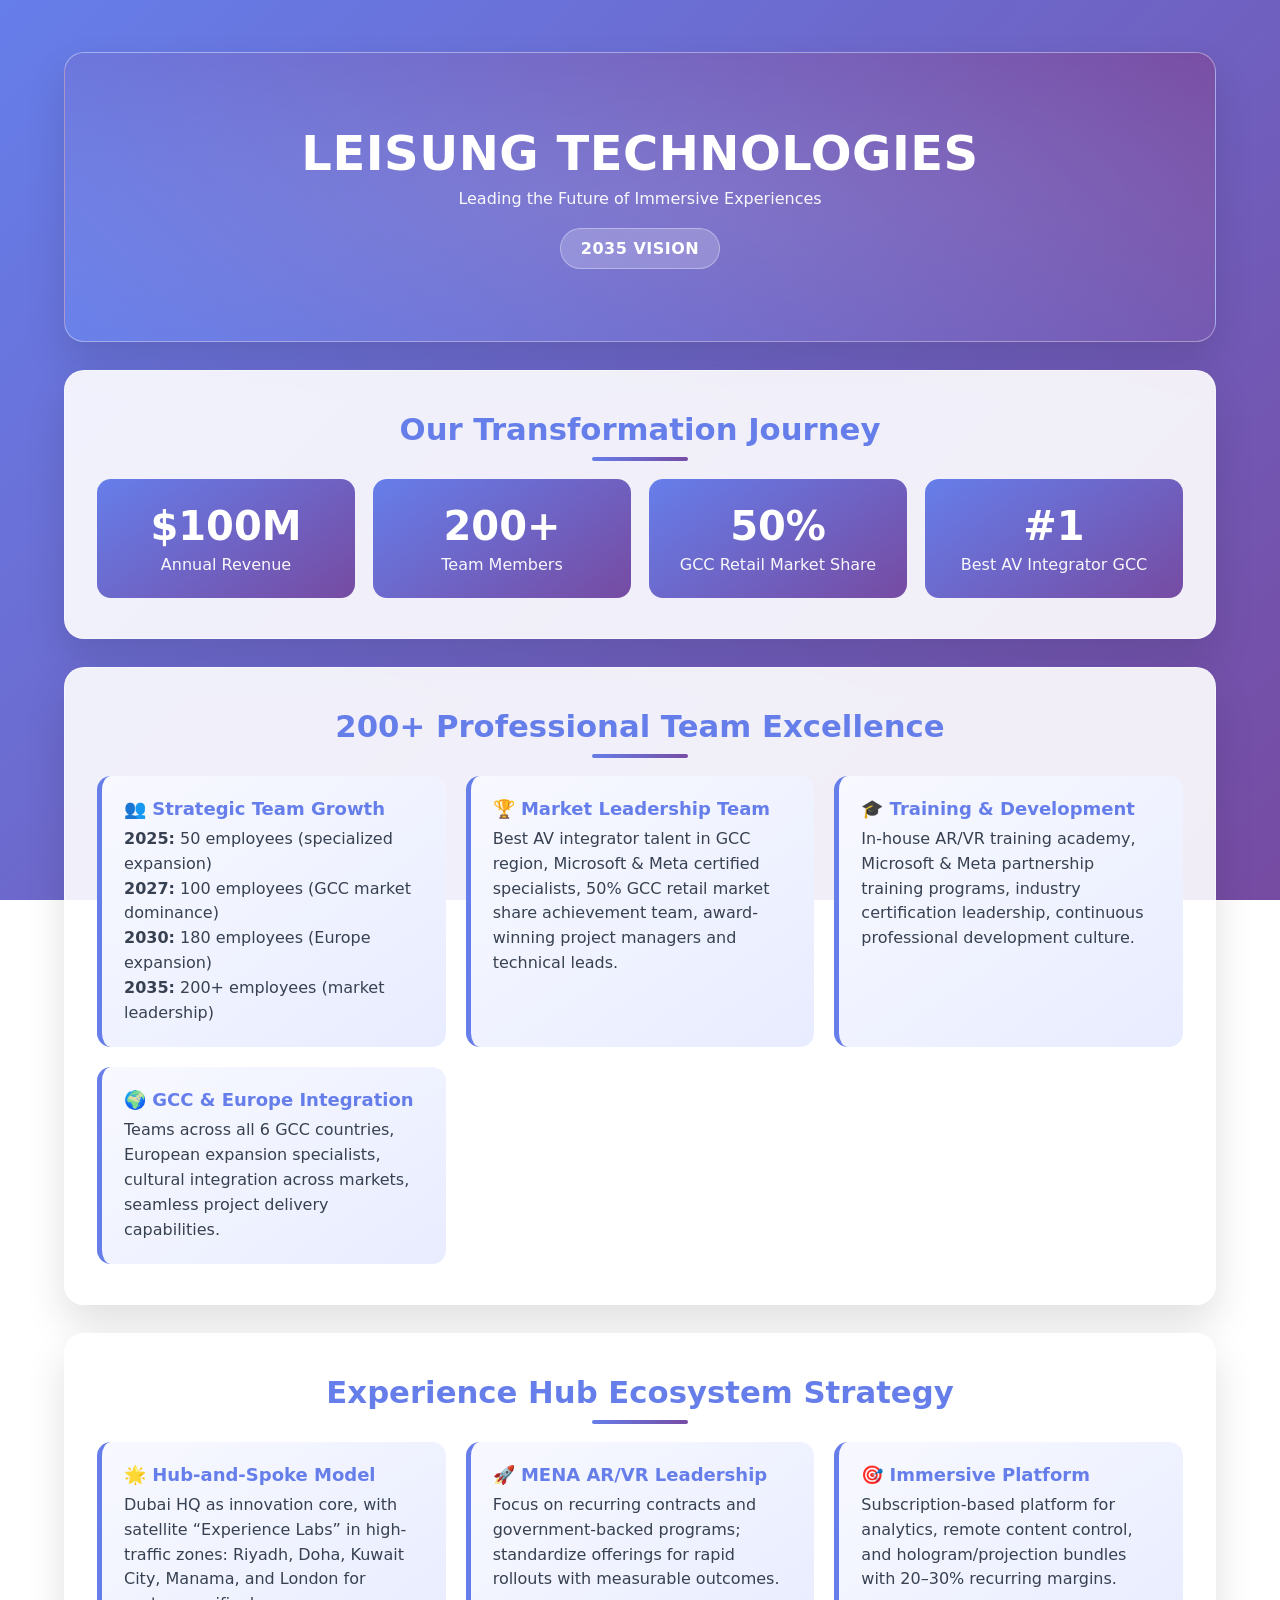
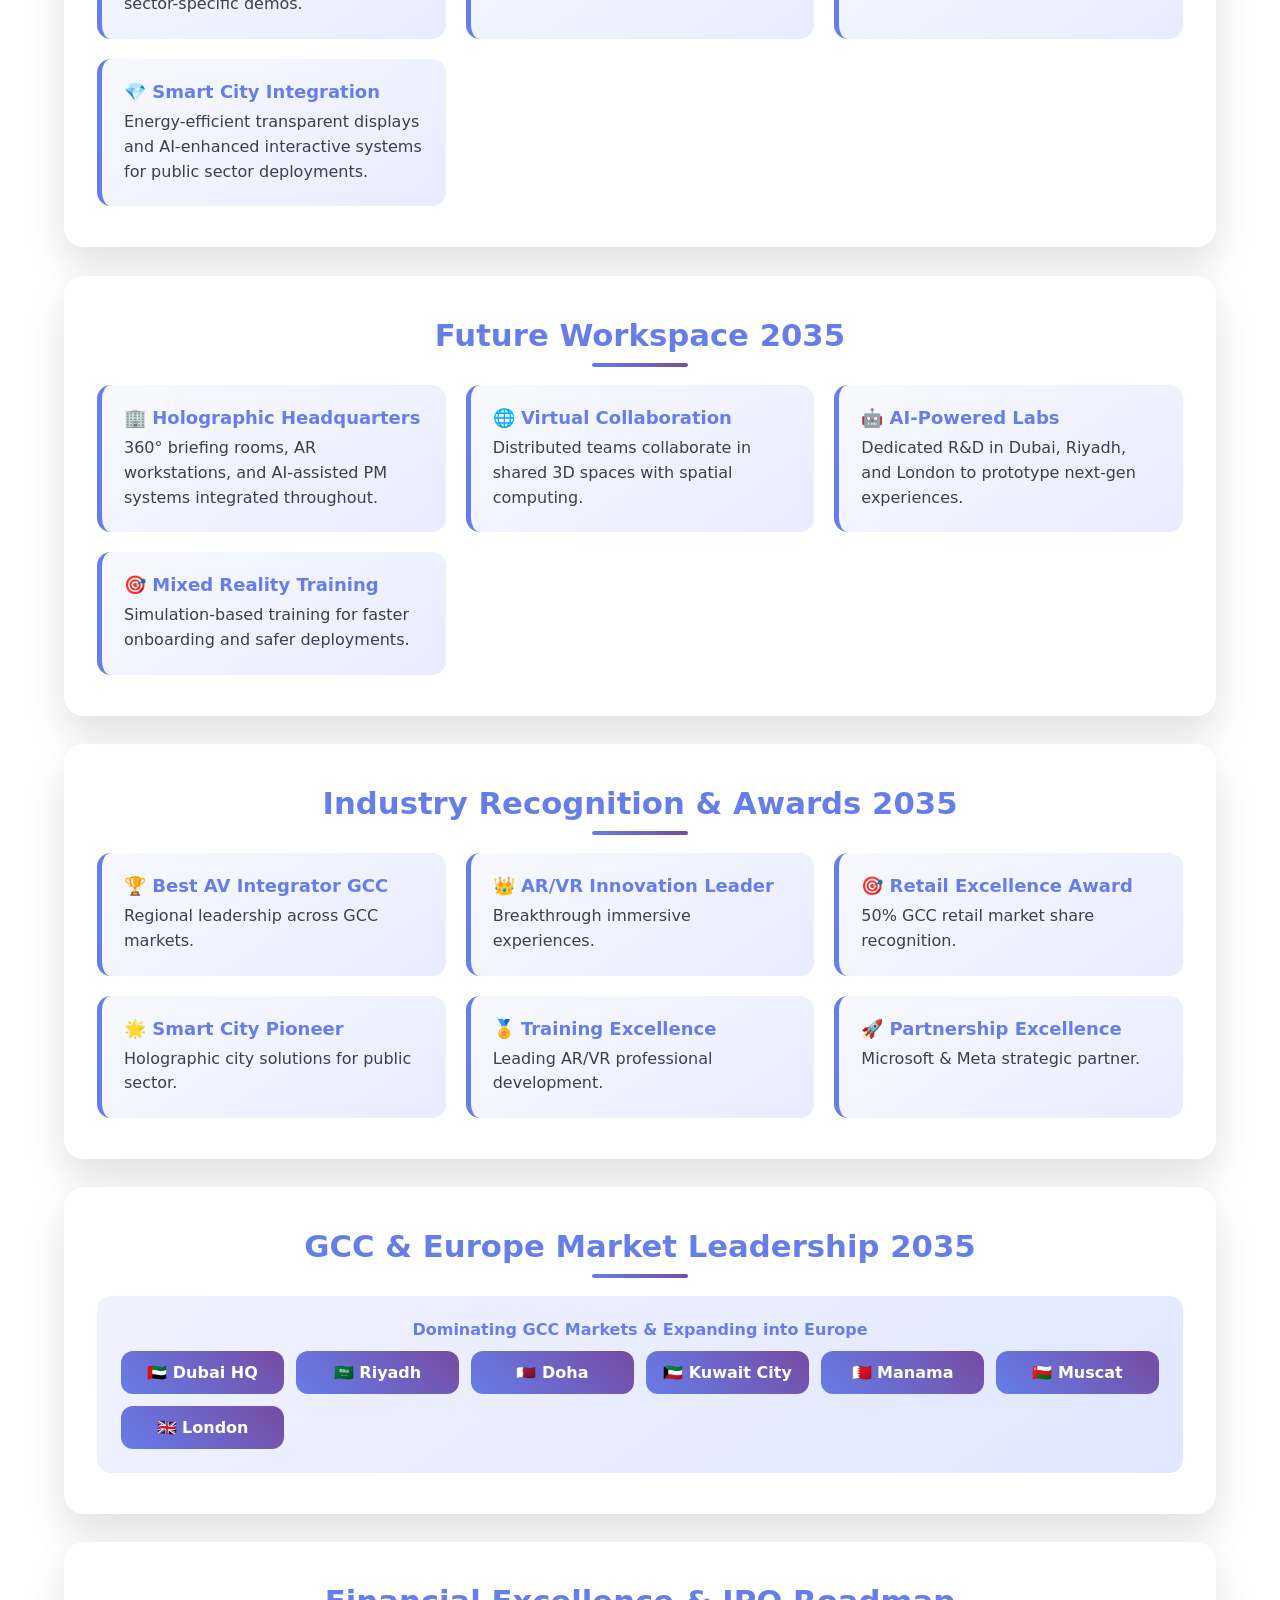
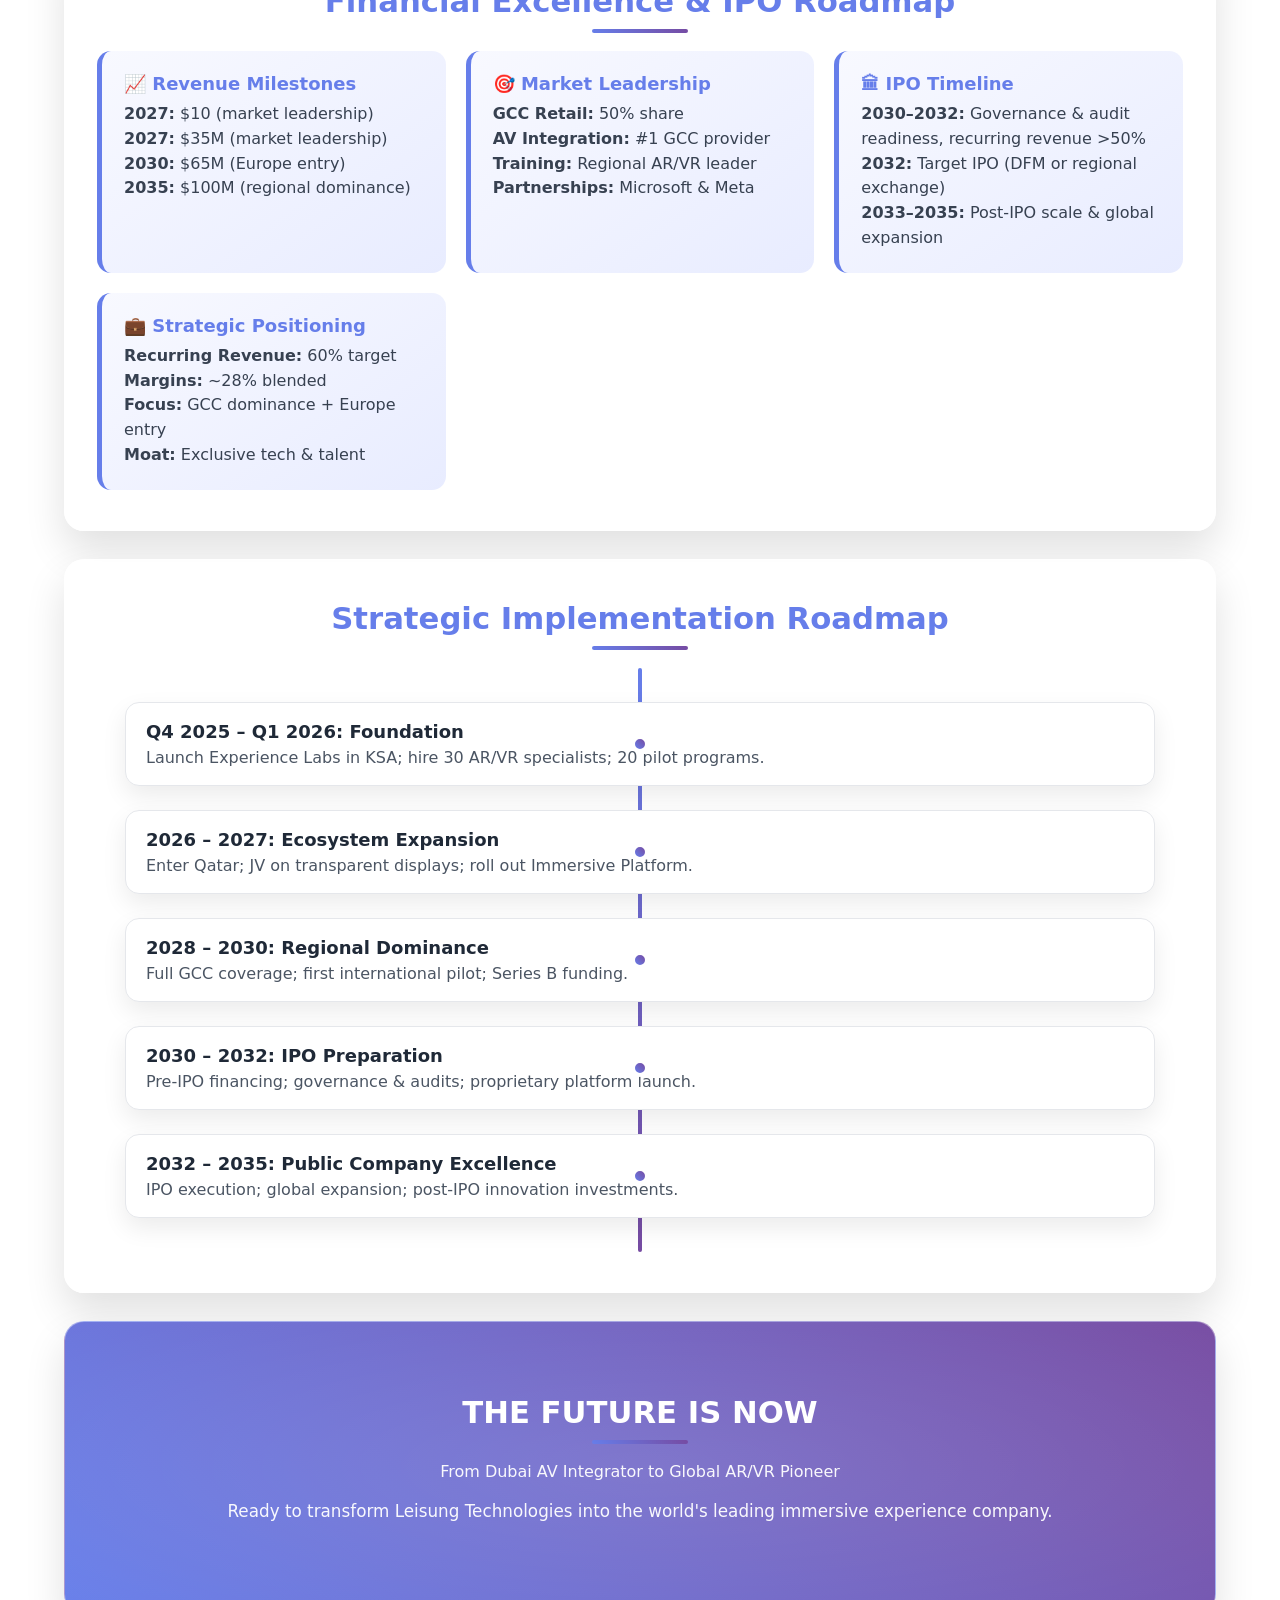
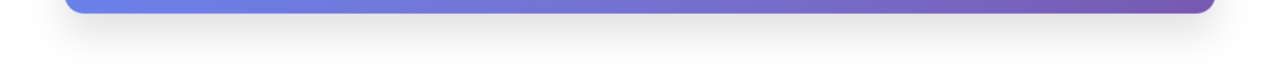
<file: index.html>
<!DOCTYPE html>
<html lang="en">
<head>
  <meta charset="UTF-8" />
  <meta name="viewport" content="width=device-width, initial-scale=1" />
  <title>Leisung Technologies — 2035 Vision</title>
  <meta name="description" content="Leisung Technologies 2035 Vision: Global expansion, immersive innovation, team growth, and IPO roadmap." />
  <style>
    :root{
      --bg1:#667eea;
      --bg2:#764ba2;
      --card-bg:#ffffff;
      --ink:#1f2937;
      --muted:#6b7280;
      --glass:rgba(255,255,255,.9);
      --ring:rgba(102,126,234,.35);
      --shadow:0 20px 40px rgba(0,0,0,.12);
      --radius:20px;
      --brand:#667eea;
    }

    *{box-sizing:border-box}
    html,body{height:100%}
    body{
      margin:0;
      font-family:ui-sans-serif,system-ui,-apple-system,Segoe UI,Roboto,Ubuntu,Cantarell,"Helvetica Neue",Arial,"Noto Sans",sans-serif;
      color:var(--ink);
      background:linear-gradient(135deg,var(--bg1),var(--bg2));
      background-attachment:fixed;
      -webkit-font-smoothing:antialiased;
      -moz-osx-font-smoothing:grayscale;
    }

    .container{
      max-width:1200px;
      margin-inline:auto;
      padding:24px;
    }

    .slide{
      background:var(--glass);
      border-radius:var(--radius);
      padding:40px 32px;
      margin:28px 0;
      box-shadow:var(--shadow);
      border:1px solid rgba(255,255,255,.4);
      transition:transform .3s ease, box-shadow .3s ease;
      will-change:transform;
    }
    .slide:focus-within,
    .slide:hover{ transform:translateY(-4px); box-shadow:0 30px 60px rgba(0,0,0,.16) }

    .hero{
      color:#fff;
      background:linear-gradient(45deg,var(--bg1),var(--bg2));
      position:relative;
      overflow:hidden;
      text-align:center;
      padding:72px 24px;
    }
    .hero::before{
      content:"";
      position:absolute; inset:-50%;
      background:radial-gradient(ellipse at center, rgba(255,255,255,.12), transparent 60%);
      animation:spin 24s linear infinite;
    }
    @keyframes spin{ to{ transform:rotate(360deg) } }

    .hero h1{ font-size:clamp(28px,4vw,48px); margin:0 0 8px; letter-spacing:.5px }
    .hero p{ margin:0 0 20px; opacity:.95 }
    .badge{
      display:inline-block; padding:10px 20px; border-radius:999px;
      background:rgba(255,255,255,.2); border:1px solid rgba(255,255,255,.35);
      font-weight:700; letter-spacing:.5px
    }

    h2.section{ 
      font-size:clamp(22px,2.4vw,32px);
      text-align:center; color:var(--brand); margin:0 0 18px; position:relative
    }
    h2.section::after{ content:""; display:block; width:96px; height:4px; border-radius:4px;
      margin:10px auto 0; background:linear-gradient(45deg,var(--bg1),var(--bg2)) }

    .grid{ display:grid; gap:20px; grid-template-columns:repeat(auto-fit,minmax(260px,1fr)) }
    .card{
      background:linear-gradient(145deg,#f8f9ff,#e8ecff);
      border-left:5px solid var(--brand);
      border-radius:14px; padding:22px; position:relative; overflow:hidden
    }
    .card h3{ margin:0 0 8px; color:var(--brand); font-size:18px }
    .card p{ margin:0; color:#374151; line-height:1.55 }

    .stats{ display:grid; gap:18px; grid-template-columns:repeat(auto-fit,minmax(200px,1fr)); margin-top:10px }
    .stat{
      background:linear-gradient(145deg,var(--bg1),var(--bg2));
      color:#fff; border-radius:14px; padding:24px; text-align:center; position:relative; overflow:hidden
    }
    .stat .num{ font-size:clamp(28px,3.2vw,40px); font-weight:800; margin-bottom:6px }
    .stat .lbl{ opacity:.95 }

    .map{ background:linear-gradient(145deg,#f0f2ff,#e0e7ff); border-radius:14px; padding:24px }
    .chips{ display:grid; grid-template-columns:repeat(auto-fit,minmax(140px,1fr)); gap:12px; margin-top:12px }
    .chip{ background:linear-gradient(45deg,var(--bg1),var(--bg2)); color:#fff; padding:12px 14px; border-radius:12px; text-align:center; font-weight:600 }

    /* Timeline */
    .timeline{ position:relative; padding-block:10px }
    .timeline::before{
      content:""; position:absolute; left:50%; transform:translateX(-50%); top:0; bottom:0;
      width:4px; background:linear-gradient(180deg,var(--bg1),var(--bg2)); border-radius:4px
    }
    .t-item{ display:flex; align-items:center; margin:24px 0; position:relative }
    .t-item:nth-child(odd){ flex-direction:row-reverse }
    .t-dot{
      position:absolute; left:50%; transform:translateX(-50%); width:18px; height:18px;
      background:linear-gradient(45deg,var(--bg1),var(--bg2)); border:4px solid #fff; border-radius:50%; z-index:2
    }
    .t-card{
      flex:1; background:#fff; border:1px solid #e5e7eb; border-radius:14px; padding:18px 20px;
      margin:0 28px; box-shadow:0 10px 24px rgba(0,0,0,.08)
    }
    .t-card h3{ margin:0 0 6px; font-size:18px }
    .t-card p{ margin:0; color:#4b5563 }

    /* Motion on reveal */
    .reveal{ opacity:0; transform:translateY(22px); transition:all .6s ease }
    .reveal.is-visible{ opacity:1; transform:none }

    /* Accessibility helpers */
    a:focus, button:focus, .slide:focus{ outline:2px solid var(--ring); outline-offset:2px }

    @media (max-width:768px){
      .timeline::before{ left:24px; transform:none }
      .t-item{ flex-direction:column !important; align-items:flex-start; padding-left:52px }
      .t-dot{ left:24px; transform:none }
      .t-card{ margin:10px 0 }
    }
  </style>
</head>
<body>
  <main class="container" aria-label="Leisung 2035 Vision Presentation">
    <!-- HERO -->
    <section class="slide hero" aria-labelledby="hero-title">
      <div class="hero-content">
        <h1 id="hero-title">LEISUNG TECHNOLOGIES</h1>
        <p class="subtitle" aria-live="polite">Leading the Future of Immersive Experiences</p>
        <div class="badge" aria-label="Vision Year">2035 VISION</div>
      </div>
    </section>

    <!-- COMPANY EVOLUTION -->
    <section class="slide reveal" aria-labelledby="evolution">
      <h2 id="evolution" class="section">Our Transformation Journey</h2>
      <div class="stats" role="list">
        <div class="stat" role="listitem" aria-label="Annual Revenue">
          <div class="num">$100M</div><div class="lbl">Annual Revenue</div>
        </div>
        <div class="stat" role="listitem" aria-label="Team Members">
          <div class="num">200+</div><div class="lbl">Team Members</div>
        </div>
        <div class="stat" role="listitem" aria-label="GCC Retail Market Share">
          <div class="num">50%</div><div class="lbl">GCC Retail Market Share</div>
        </div>
        <div class="stat" role="listitem" aria-label="Best AV Integrator GCC">
          <div class="num">#1</div><div class="lbl">Best AV Integrator GCC</div>
        </div>
      </div>
    </section>

    <!-- TEAM DYNAMICS (merged and corrected) -->
    <section class="slide reveal" aria-labelledby="team">
      <h2 id="team" class="section">200+ Professional Team Excellence</h2>
      <div class="grid">
        <article class="card" aria-label="Strategic Team Growth">
          <h3>👥 Strategic Team Growth</h3>
          <p><strong>2025:</strong> 50 employees (specialized expansion)<br>
             <strong>2027:</strong> 100 employees (GCC market dominance)<br>
             <strong>2030:</strong> 180 employees (Europe expansion)<br>
             <strong>2035:</strong> 200+ employees (market leadership)
          </p>
        </article>
        <article class="card" aria-label="Market Leadership Team">
          <h3>🏆 Market Leadership Team</h3>
          <p>Best AV integrator talent in GCC region, Microsoft &amp; Meta certified specialists, 50% GCC retail market share achievement team, award-winning project managers and technical leads.</p>
        </article>
        <article class="card" aria-label="Training & Development">
          <h3>🎓 Training &amp; Development</h3>
          <p>In-house AR/VR training academy, Microsoft &amp; Meta partnership training programs, industry certification leadership, continuous professional development culture.</p>
        </article>
        <article class="card" aria-label="GCC & Europe Integration">
          <h3>🌍 GCC &amp; Europe Integration</h3>
          <p>Teams across all 6 GCC countries, European expansion specialists, cultural integration across markets, seamless project delivery capabilities.</p>
        </article>
      </div>
    </section>

    <!-- STRATEGIC FOUNDATION -->
    <section class="slide reveal" aria-labelledby="ecosystem">
      <h2 id="ecosystem" class="section">Experience Hub Ecosystem Strategy</h2>
      <div class="grid">
        <div class="card">
          <h3>🌟 Hub-and-Spoke Model</h3>
          <p>Dubai HQ as innovation core, with satellite “Experience Labs” in high-traffic zones: Riyadh, Doha, Kuwait City, Manama, and London for sector-specific demos.</p>
        </div>
        <div class="card">
          <h3>🚀 MENA AR/VR Leadership</h3>
          <p>Focus on recurring contracts and government-backed programs; standardize offerings for rapid rollouts with measurable outcomes.</p>
        </div>
        <div class="card">
          <h3>🎯 Immersive Platform</h3>
          <p>Subscription-based platform for analytics, remote content control, and hologram/projection bundles with 20–30% recurring margins.</p>
        </div>
        <div class="card">
          <h3>💎 Smart City Integration</h3>
          <p>Energy-efficient transparent displays and AI-enhanced interactive systems for public sector deployments.</p>
        </div>
      </div>
    </section>

    <!-- FUTURE WORKSPACE -->
    <section class="slide reveal" aria-labelledby="workspace">
      <h2 id="workspace" class="section">Future Workspace 2035</h2>
      <div class="grid">
        <div class="card">
          <h3>🏢 Holographic Headquarters</h3>
          <p>360° briefing rooms, AR workstations, and AI-assisted PM systems integrated throughout.</p>
        </div>
        <div class="card">
          <h3>🌐 Virtual Collaboration</h3>
          <p>Distributed teams collaborate in shared 3D spaces with spatial computing.</p>
        </div>
        <div class="card">
          <h3>🤖 AI-Powered Labs</h3>
          <p>Dedicated R&amp;D in Dubai, Riyadh, and London to prototype next‑gen experiences.</p>
        </div>
        <div class="card">
          <h3>🎯 Mixed Reality Training</h3>
          <p>Simulation-based training for faster onboarding and safer deployments.</p>
        </div>
      </div>
    </section>

    <!-- RECOGNITION -->
    <section class="slide reveal" aria-labelledby="awards">
      <h2 id="awards" class="section">Industry Recognition &amp; Awards 2035</h2>
      <div class="grid">
        <div class="card"><h3>🏆 Best AV Integrator GCC</h3><p>Regional leadership across GCC markets.</p></div>
        <div class="card"><h3>👑 AR/VR Innovation Leader</h3><p>Breakthrough immersive experiences.</p></div>
        <div class="card"><h3>🎯 Retail Excellence Award</h3><p>50% GCC retail market share recognition.</p></div>
        <div class="card"><h3>🌟 Smart City Pioneer</h3><p>Holographic city solutions for public sector.</p></div>
        <div class="card"><h3>🏅 Training Excellence</h3><p>Leading AR/VR professional development.</p></div>
        <div class="card"><h3>🚀 Partnership Excellence</h3><p>Microsoft &amp; Meta strategic partner.</p></div>
      </div>
    </section>

    <!-- EXPANSION MAP -->
    <section class="slide reveal" aria-labelledby="map">
      <h2 id="map" class="section">GCC &amp; Europe Market Leadership 2035</h2>
      <div class="map" role="region" aria-label="Key Locations">
        <p style="text-align:center; color:var(--brand); font-weight:700; margin:0 0 12px">Dominating GCC Markets &amp; Expanding into Europe</p>
        <div class="chips">
          <div class="chip" aria-label="Dubai HQ">🇦🇪 Dubai HQ</div>
          <div class="chip">🇸🇦 Riyadh</div>
          <div class="chip">🇶🇦 Doha</div>
          <div class="chip">🇰🇼 Kuwait City</div>
          <div class="chip">🇧🇭 Manama</div>
          <div class="chip">🇴🇲 Muscat</div>
          <div class="chip">🇬🇧 London</div>
        </div>
      </div>
    </section>

    <!-- FINANCIAL & IPO ROADMAP -->
    <section class="slide reveal" aria-labelledby="finance">
      <h2 id="finance" class="section">Financial Excellence &amp; IPO Roadmap</h2>
      <div class="grid">
        <div class="card">
          <h3>📈 Revenue Milestones</h3>
          <p><strong>2027:</strong> $10 (market leadership)<br>
             <strong>2027:</strong> $35M (market leadership)<br>
             <strong>2030:</strong> $65M (Europe entry)<br>
             <strong>2035:</strong> $100M (regional dominance)</p>
        </div>
        <div class="card">
          <h3>🎯 Market Leadership</h3>
          <p><strong>GCC Retail:</strong> 50% share<br>
             <strong>AV Integration:</strong> #1 GCC provider<br>
             <strong>Training:</strong> Regional AR/VR leader<br>
             <strong>Partnerships:</strong> Microsoft &amp; Meta</p>
        </div>
        <div class="card">
          <h3>🏛 IPO Timeline</h3>
          <p><strong>2030–2032:</strong> Governance &amp; audit readiness, recurring revenue &gt;50%<br>
             <strong>2032:</strong> Target IPO (DFM or regional exchange)<br>
             <strong>2033–2035:</strong> Post‑IPO scale &amp; global expansion</p>
        </div>
        <div class="card">
          <h3>💼 Strategic Positioning</h3>
          <p><strong>Recurring Revenue:</strong> 60% target<br>
             <strong>Margins:</strong> ~28% blended<br>
             <strong>Focus:</strong> GCC dominance + Europe entry<br>
             <strong>Moat:</strong> Exclusive tech &amp; talent</p>
        </div>
      </div>
    </section>

    <!-- TIMELINE -->
    <section class="slide reveal" aria-labelledby="roadmap">
      <h2 id="roadmap" class="section">Strategic Implementation Roadmap</h2>
      <div class="timeline" role="list">
        <div class="t-item" role="listitem">
          <div class="t-dot" aria-hidden="true"></div>
          <div class="t-card">
            <h3>Q4 2025 – Q1 2026: Foundation</h3>
            <p>Launch Experience Labs in KSA; hire 30 AR/VR specialists; 20 pilot programs.</p>
          </div>
        </div>
        <div class="t-item" role="listitem">
          <div class="t-dot" aria-hidden="true"></div>
          <div class="t-card">
            <h3>2026 – 2027: Ecosystem Expansion</h3>
            <p>Enter Qatar; JV on transparent displays; roll out Immersive Platform.</p>
          </div>
        </div>
        <div class="t-item" role="listitem">
          <div class="t-dot" aria-hidden="true"></div>
          <div class="t-card">
            <h3>2028 – 2030: Regional Dominance</h3>
            <p>Full GCC coverage; first international pilot; Series B funding.</p>
          </div>
        </div>
        <div class="t-item" role="listitem">
          <div class="t-dot" aria-hidden="true"></div>
          <div class="t-card">
            <h3>2030 – 2032: IPO Preparation</h3>
            <p>Pre‑IPO financing; governance &amp; audits; proprietary platform launch.</p>
          </div>
        </div>
        <div class="t-item" role="listitem">
          <div class="t-dot" aria-hidden="true"></div>
          <div class="t-card">
            <h3>2032 – 2035: Public Company Excellence</h3>
            <p>IPO execution; global expansion; post‑IPO innovation investments.</p>
          </div>
        </div>
      </div>
    </section>

    <!-- CTA -->
    <section class="slide hero" aria-labelledby="cta">
      <div class="hero-content">
        <h2 id="cta" class="section" style="color:#fff">THE FUTURE IS NOW</h2>
        <p class="subtitle">From Dubai AV Integrator to Global AR/VR Pioneer</p>
        <p style="font-size:1.05rem; opacity:.95">Ready to transform Leisung Technologies into the world's leading immersive experience company.</p>
      </div>
    </section>
  </main>

  <script>
    // Intersection Observer to reveal slides smoothly
    const io = new IntersectionObserver((entries)=>{
      for(const e of entries){
        if(e.isIntersecting){ e.target.classList.add('is-visible'); io.unobserve(e.target); }
      }
    }, {threshold:.12});
    document.querySelectorAll('.reveal').forEach(el=>io.observe(el));

    // Minor click affordance on cards
    document.querySelectorAll('.card').forEach(c=>{
      c.addEventListener('click',()=>{
        c.style.transform='scale(1.02)';
        setTimeout(()=>{ c.style.transform=''; },180);
      });
    });
  </script>
</body>
</html>
</file>
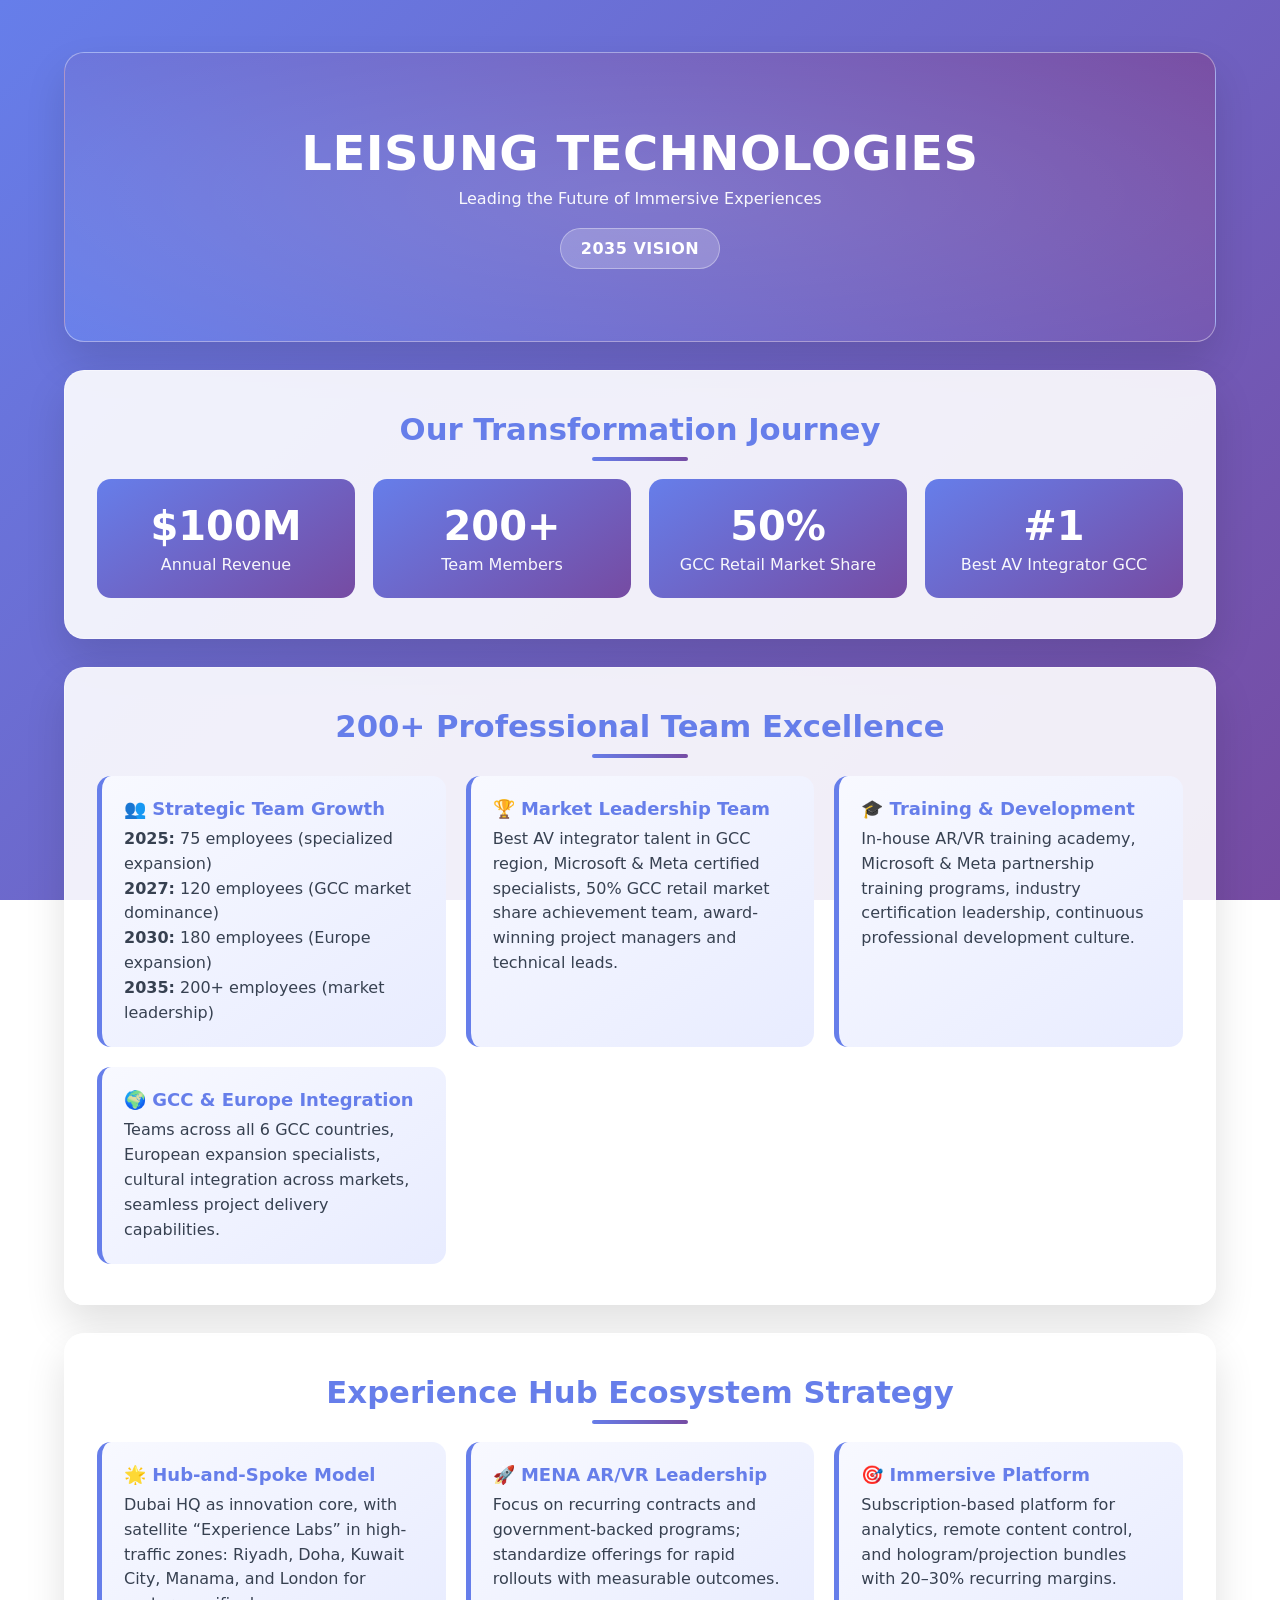
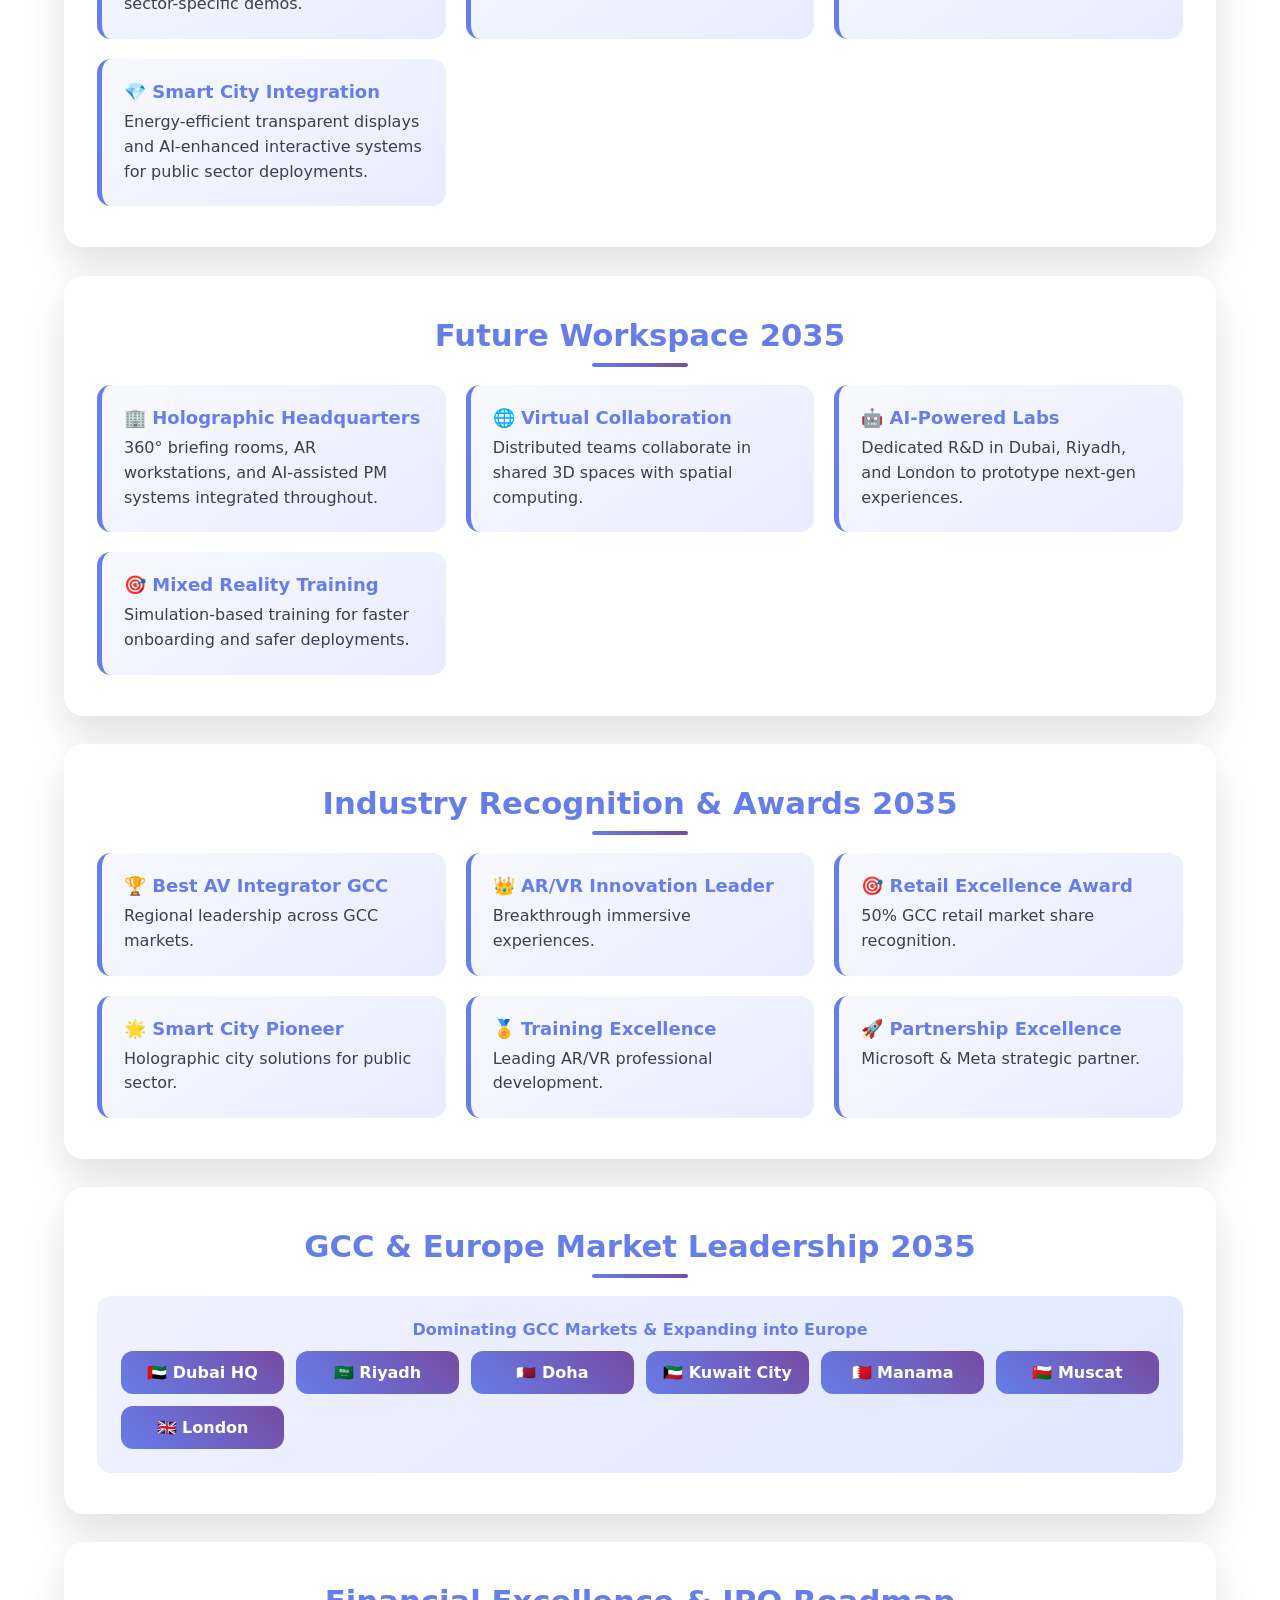
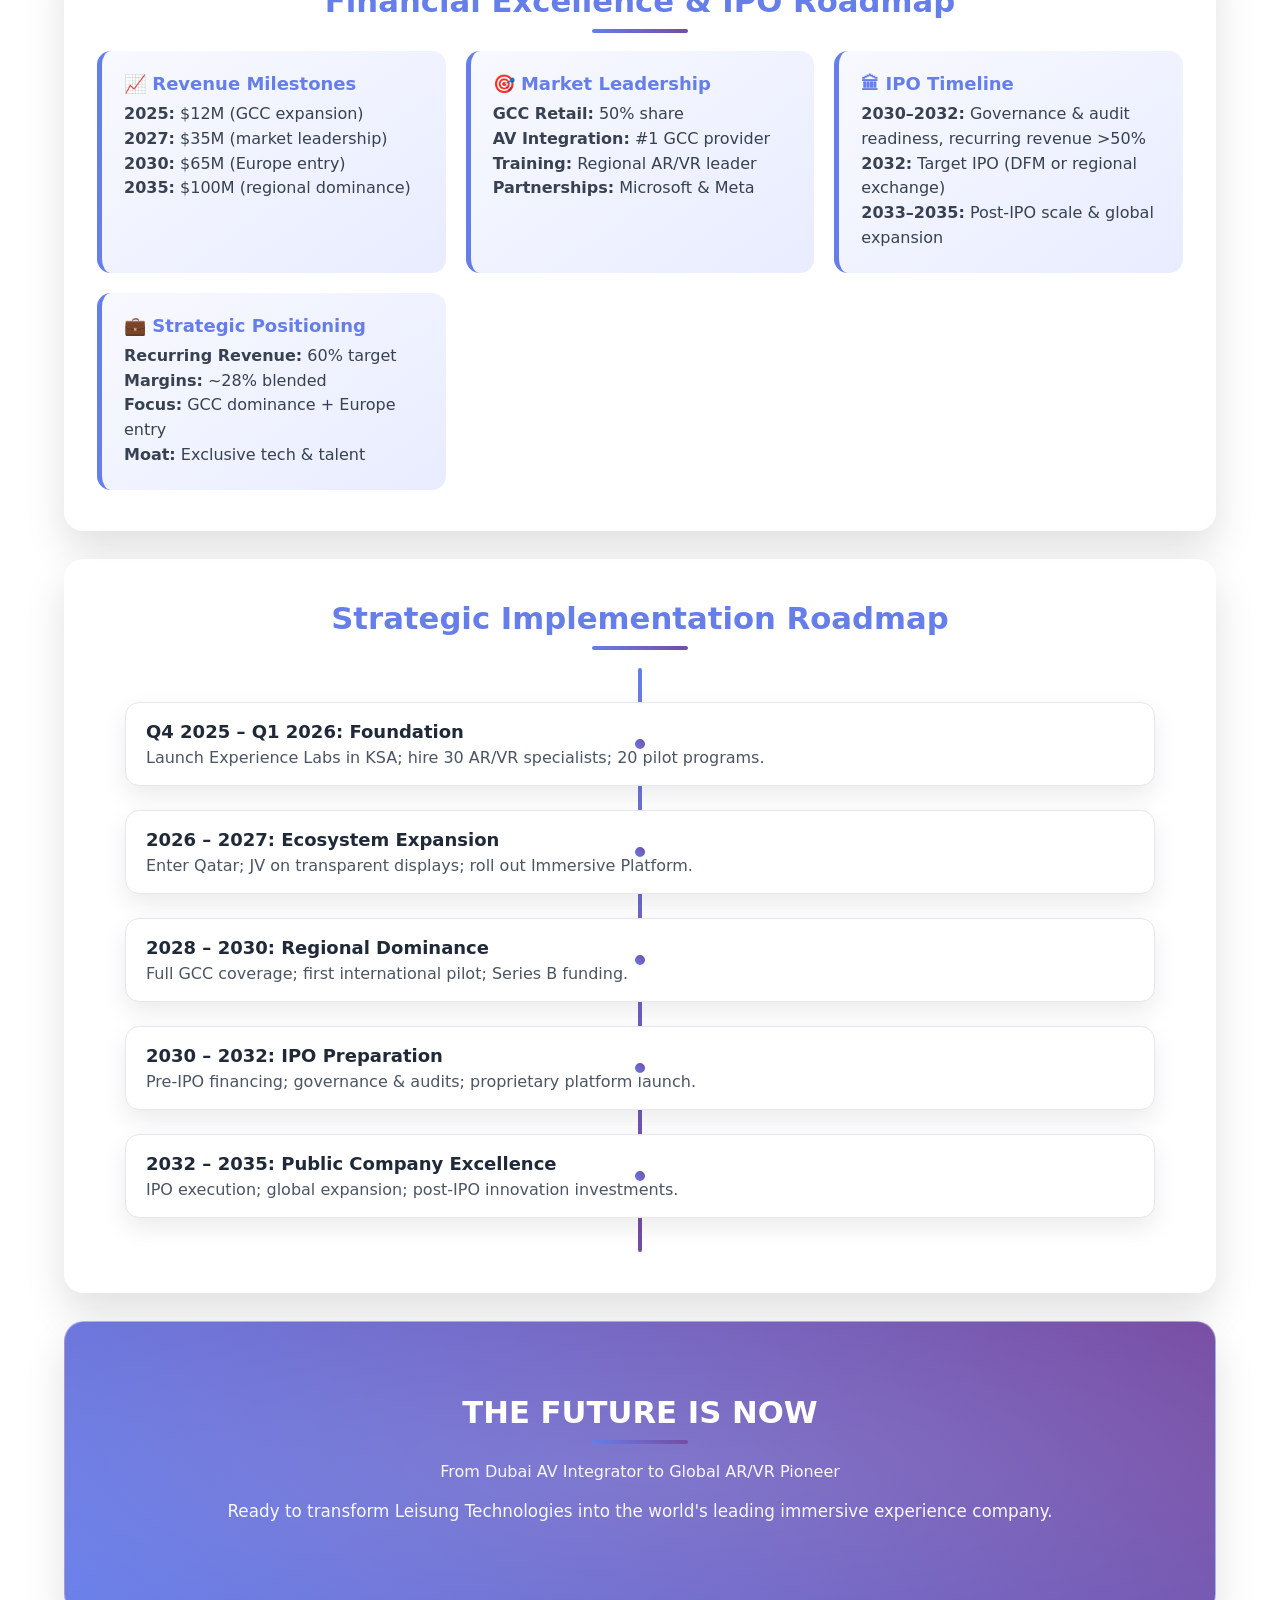
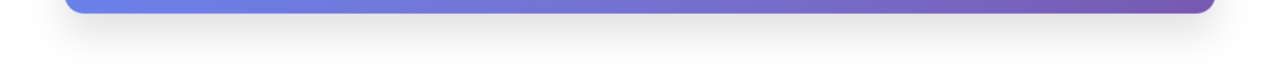
<file: leisung_2035_presentation (1).html>
<!DOCTYPE html>
<html lang="en">
<head>
  <meta charset="UTF-8" />
  <meta name="viewport" content="width=device-width, initial-scale=1" />
  <title>Leisung Technologies — 2035 Vision</title>
  <meta name="description" content="Leisung Technologies 2035 Vision: Global expansion, immersive innovation, team growth, and IPO roadmap." />
  <style>
    :root{
      --bg1:#667eea;
      --bg2:#764ba2;
      --card-bg:#ffffff;
      --ink:#1f2937;
      --muted:#6b7280;
      --glass:rgba(255,255,255,.9);
      --ring:rgba(102,126,234,.35);
      --shadow:0 20px 40px rgba(0,0,0,.12);
      --radius:20px;
      --brand:#667eea;
    }

    *{box-sizing:border-box}
    html,body{height:100%}
    body{
      margin:0;
      font-family:ui-sans-serif,system-ui,-apple-system,Segoe UI,Roboto,Ubuntu,Cantarell,"Helvetica Neue",Arial,"Noto Sans",sans-serif;
      color:var(--ink);
      background:linear-gradient(135deg,var(--bg1),var(--bg2));
      background-attachment:fixed;
      -webkit-font-smoothing:antialiased;
      -moz-osx-font-smoothing:grayscale;
    }

    .container{
      max-width:1200px;
      margin-inline:auto;
      padding:24px;
    }

    .slide{
      background:var(--glass);
      border-radius:var(--radius);
      padding:40px 32px;
      margin:28px 0;
      box-shadow:var(--shadow);
      border:1px solid rgba(255,255,255,.4);
      transition:transform .3s ease, box-shadow .3s ease;
      will-change:transform;
    }
    .slide:focus-within,
    .slide:hover{ transform:translateY(-4px); box-shadow:0 30px 60px rgba(0,0,0,.16) }

    .hero{
      color:#fff;
      background:linear-gradient(45deg,var(--bg1),var(--bg2));
      position:relative;
      overflow:hidden;
      text-align:center;
      padding:72px 24px;
    }
    .hero::before{
      content:"";
      position:absolute; inset:-50%;
      background:radial-gradient(ellipse at center, rgba(255,255,255,.12), transparent 60%);
      animation:spin 24s linear infinite;
    }
    @keyframes spin{ to{ transform:rotate(360deg) } }

    .hero h1{ font-size:clamp(28px,4vw,48px); margin:0 0 8px; letter-spacing:.5px }
    .hero p{ margin:0 0 20px; opacity:.95 }
    .badge{
      display:inline-block; padding:10px 20px; border-radius:999px;
      background:rgba(255,255,255,.2); border:1px solid rgba(255,255,255,.35);
      font-weight:700; letter-spacing:.5px
    }

    h2.section{ 
      font-size:clamp(22px,2.4vw,32px);
      text-align:center; color:var(--brand); margin:0 0 18px; position:relative
    }
    h2.section::after{ content:""; display:block; width:96px; height:4px; border-radius:4px;
      margin:10px auto 0; background:linear-gradient(45deg,var(--bg1),var(--bg2)) }

    .grid{ display:grid; gap:20px; grid-template-columns:repeat(auto-fit,minmax(260px,1fr)) }
    .card{
      background:linear-gradient(145deg,#f8f9ff,#e8ecff);
      border-left:5px solid var(--brand);
      border-radius:14px; padding:22px; position:relative; overflow:hidden
    }
    .card h3{ margin:0 0 8px; color:var(--brand); font-size:18px }
    .card p{ margin:0; color:#374151; line-height:1.55 }

    .stats{ display:grid; gap:18px; grid-template-columns:repeat(auto-fit,minmax(200px,1fr)); margin-top:10px }
    .stat{
      background:linear-gradient(145deg,var(--bg1),var(--bg2));
      color:#fff; border-radius:14px; padding:24px; text-align:center; position:relative; overflow:hidden
    }
    .stat .num{ font-size:clamp(28px,3.2vw,40px); font-weight:800; margin-bottom:6px }
    .stat .lbl{ opacity:.95 }

    .map{ background:linear-gradient(145deg,#f0f2ff,#e0e7ff); border-radius:14px; padding:24px }
    .chips{ display:grid; grid-template-columns:repeat(auto-fit,minmax(140px,1fr)); gap:12px; margin-top:12px }
    .chip{ background:linear-gradient(45deg,var(--bg1),var(--bg2)); color:#fff; padding:12px 14px; border-radius:12px; text-align:center; font-weight:600 }

    /* Timeline */
    .timeline{ position:relative; padding-block:10px }
    .timeline::before{
      content:""; position:absolute; left:50%; transform:translateX(-50%); top:0; bottom:0;
      width:4px; background:linear-gradient(180deg,var(--bg1),var(--bg2)); border-radius:4px
    }
    .t-item{ display:flex; align-items:center; margin:24px 0; position:relative }
    .t-item:nth-child(odd){ flex-direction:row-reverse }
    .t-dot{
      position:absolute; left:50%; transform:translateX(-50%); width:18px; height:18px;
      background:linear-gradient(45deg,var(--bg1),var(--bg2)); border:4px solid #fff; border-radius:50%; z-index:2
    }
    .t-card{
      flex:1; background:#fff; border:1px solid #e5e7eb; border-radius:14px; padding:18px 20px;
      margin:0 28px; box-shadow:0 10px 24px rgba(0,0,0,.08)
    }
    .t-card h3{ margin:0 0 6px; font-size:18px }
    .t-card p{ margin:0; color:#4b5563 }

    /* Motion on reveal */
    .reveal{ opacity:0; transform:translateY(22px); transition:all .6s ease }
    .reveal.is-visible{ opacity:1; transform:none }

    /* Accessibility helpers */
    a:focus, button:focus, .slide:focus{ outline:2px solid var(--ring); outline-offset:2px }

    @media (max-width:768px){
      .timeline::before{ left:24px; transform:none }
      .t-item{ flex-direction:column !important; align-items:flex-start; padding-left:52px }
      .t-dot{ left:24px; transform:none }
      .t-card{ margin:10px 0 }
    }
  </style>
</head>
<body>
  <main class="container" aria-label="Leisung 2035 Vision Presentation">
    <!-- HERO -->
    <section class="slide hero" aria-labelledby="hero-title">
      <div class="hero-content">
        <h1 id="hero-title">LEISUNG TECHNOLOGIES</h1>
        <p class="subtitle" aria-live="polite">Leading the Future of Immersive Experiences</p>
        <div class="badge" aria-label="Vision Year">2035 VISION</div>
      </div>
    </section>

    <!-- COMPANY EVOLUTION -->
    <section class="slide reveal" aria-labelledby="evolution">
      <h2 id="evolution" class="section">Our Transformation Journey</h2>
      <div class="stats" role="list">
        <div class="stat" role="listitem" aria-label="Annual Revenue">
          <div class="num">$100M</div><div class="lbl">Annual Revenue</div>
        </div>
        <div class="stat" role="listitem" aria-label="Team Members">
          <div class="num">200+</div><div class="lbl">Team Members</div>
        </div>
        <div class="stat" role="listitem" aria-label="GCC Retail Market Share">
          <div class="num">50%</div><div class="lbl">GCC Retail Market Share</div>
        </div>
        <div class="stat" role="listitem" aria-label="Best AV Integrator GCC">
          <div class="num">#1</div><div class="lbl">Best AV Integrator GCC</div>
        </div>
      </div>
    </section>

    <!-- TEAM DYNAMICS (merged and corrected) -->
    <section class="slide reveal" aria-labelledby="team">
      <h2 id="team" class="section">200+ Professional Team Excellence</h2>
      <div class="grid">
        <article class="card" aria-label="Strategic Team Growth">
          <h3>👥 Strategic Team Growth</h3>
          <p><strong>2025:</strong> 75 employees (specialized expansion)<br>
             <strong>2027:</strong> 120 employees (GCC market dominance)<br>
             <strong>2030:</strong> 180 employees (Europe expansion)<br>
             <strong>2035:</strong> 200+ employees (market leadership)
          </p>
        </article>
        <article class="card" aria-label="Market Leadership Team">
          <h3>🏆 Market Leadership Team</h3>
          <p>Best AV integrator talent in GCC region, Microsoft &amp; Meta certified specialists, 50% GCC retail market share achievement team, award-winning project managers and technical leads.</p>
        </article>
        <article class="card" aria-label="Training & Development">
          <h3>🎓 Training &amp; Development</h3>
          <p>In-house AR/VR training academy, Microsoft &amp; Meta partnership training programs, industry certification leadership, continuous professional development culture.</p>
        </article>
        <article class="card" aria-label="GCC & Europe Integration">
          <h3>🌍 GCC &amp; Europe Integration</h3>
          <p>Teams across all 6 GCC countries, European expansion specialists, cultural integration across markets, seamless project delivery capabilities.</p>
        </article>
      </div>
    </section>

    <!-- STRATEGIC FOUNDATION -->
    <section class="slide reveal" aria-labelledby="ecosystem">
      <h2 id="ecosystem" class="section">Experience Hub Ecosystem Strategy</h2>
      <div class="grid">
        <div class="card">
          <h3>🌟 Hub-and-Spoke Model</h3>
          <p>Dubai HQ as innovation core, with satellite “Experience Labs” in high-traffic zones: Riyadh, Doha, Kuwait City, Manama, and London for sector-specific demos.</p>
        </div>
        <div class="card">
          <h3>🚀 MENA AR/VR Leadership</h3>
          <p>Focus on recurring contracts and government-backed programs; standardize offerings for rapid rollouts with measurable outcomes.</p>
        </div>
        <div class="card">
          <h3>🎯 Immersive Platform</h3>
          <p>Subscription-based platform for analytics, remote content control, and hologram/projection bundles with 20–30% recurring margins.</p>
        </div>
        <div class="card">
          <h3>💎 Smart City Integration</h3>
          <p>Energy-efficient transparent displays and AI-enhanced interactive systems for public sector deployments.</p>
        </div>
      </div>
    </section>

    <!-- FUTURE WORKSPACE -->
    <section class="slide reveal" aria-labelledby="workspace">
      <h2 id="workspace" class="section">Future Workspace 2035</h2>
      <div class="grid">
        <div class="card">
          <h3>🏢 Holographic Headquarters</h3>
          <p>360° briefing rooms, AR workstations, and AI-assisted PM systems integrated throughout.</p>
        </div>
        <div class="card">
          <h3>🌐 Virtual Collaboration</h3>
          <p>Distributed teams collaborate in shared 3D spaces with spatial computing.</p>
        </div>
        <div class="card">
          <h3>🤖 AI-Powered Labs</h3>
          <p>Dedicated R&amp;D in Dubai, Riyadh, and London to prototype next‑gen experiences.</p>
        </div>
        <div class="card">
          <h3>🎯 Mixed Reality Training</h3>
          <p>Simulation-based training for faster onboarding and safer deployments.</p>
        </div>
      </div>
    </section>

    <!-- RECOGNITION -->
    <section class="slide reveal" aria-labelledby="awards">
      <h2 id="awards" class="section">Industry Recognition &amp; Awards 2035</h2>
      <div class="grid">
        <div class="card"><h3>🏆 Best AV Integrator GCC</h3><p>Regional leadership across GCC markets.</p></div>
        <div class="card"><h3>👑 AR/VR Innovation Leader</h3><p>Breakthrough immersive experiences.</p></div>
        <div class="card"><h3>🎯 Retail Excellence Award</h3><p>50% GCC retail market share recognition.</p></div>
        <div class="card"><h3>🌟 Smart City Pioneer</h3><p>Holographic city solutions for public sector.</p></div>
        <div class="card"><h3>🏅 Training Excellence</h3><p>Leading AR/VR professional development.</p></div>
        <div class="card"><h3>🚀 Partnership Excellence</h3><p>Microsoft &amp; Meta strategic partner.</p></div>
      </div>
    </section>

    <!-- EXPANSION MAP -->
    <section class="slide reveal" aria-labelledby="map">
      <h2 id="map" class="section">GCC &amp; Europe Market Leadership 2035</h2>
      <div class="map" role="region" aria-label="Key Locations">
        <p style="text-align:center; color:var(--brand); font-weight:700; margin:0 0 12px">Dominating GCC Markets &amp; Expanding into Europe</p>
        <div class="chips">
          <div class="chip" aria-label="Dubai HQ">🇦🇪 Dubai HQ</div>
          <div class="chip">🇸🇦 Riyadh</div>
          <div class="chip">🇶🇦 Doha</div>
          <div class="chip">🇰🇼 Kuwait City</div>
          <div class="chip">🇧🇭 Manama</div>
          <div class="chip">🇴🇲 Muscat</div>
          <div class="chip">🇬🇧 London</div>
        </div>
      </div>
    </section>

    <!-- FINANCIAL & IPO ROADMAP -->
    <section class="slide reveal" aria-labelledby="finance">
      <h2 id="finance" class="section">Financial Excellence &amp; IPO Roadmap</h2>
      <div class="grid">
        <div class="card">
          <h3>📈 Revenue Milestones</h3>
          <p><strong>2025:</strong> $12M (GCC expansion)<br>
             <strong>2027:</strong> $35M (market leadership)<br>
             <strong>2030:</strong> $65M (Europe entry)<br>
             <strong>2035:</strong> $100M (regional dominance)</p>
        </div>
        <div class="card">
          <h3>🎯 Market Leadership</h3>
          <p><strong>GCC Retail:</strong> 50% share<br>
             <strong>AV Integration:</strong> #1 GCC provider<br>
             <strong>Training:</strong> Regional AR/VR leader<br>
             <strong>Partnerships:</strong> Microsoft &amp; Meta</p>
        </div>
        <div class="card">
          <h3>🏛 IPO Timeline</h3>
          <p><strong>2030–2032:</strong> Governance &amp; audit readiness, recurring revenue &gt;50%<br>
             <strong>2032:</strong> Target IPO (DFM or regional exchange)<br>
             <strong>2033–2035:</strong> Post‑IPO scale &amp; global expansion</p>
        </div>
        <div class="card">
          <h3>💼 Strategic Positioning</h3>
          <p><strong>Recurring Revenue:</strong> 60% target<br>
             <strong>Margins:</strong> ~28% blended<br>
             <strong>Focus:</strong> GCC dominance + Europe entry<br>
             <strong>Moat:</strong> Exclusive tech &amp; talent</p>
        </div>
      </div>
    </section>

    <!-- TIMELINE -->
    <section class="slide reveal" aria-labelledby="roadmap">
      <h2 id="roadmap" class="section">Strategic Implementation Roadmap</h2>
      <div class="timeline" role="list">
        <div class="t-item" role="listitem">
          <div class="t-dot" aria-hidden="true"></div>
          <div class="t-card">
            <h3>Q4 2025 – Q1 2026: Foundation</h3>
            <p>Launch Experience Labs in KSA; hire 30 AR/VR specialists; 20 pilot programs.</p>
          </div>
        </div>
        <div class="t-item" role="listitem">
          <div class="t-dot" aria-hidden="true"></div>
          <div class="t-card">
            <h3>2026 – 2027: Ecosystem Expansion</h3>
            <p>Enter Qatar; JV on transparent displays; roll out Immersive Platform.</p>
          </div>
        </div>
        <div class="t-item" role="listitem">
          <div class="t-dot" aria-hidden="true"></div>
          <div class="t-card">
            <h3>2028 – 2030: Regional Dominance</h3>
            <p>Full GCC coverage; first international pilot; Series B funding.</p>
          </div>
        </div>
        <div class="t-item" role="listitem">
          <div class="t-dot" aria-hidden="true"></div>
          <div class="t-card">
            <h3>2030 – 2032: IPO Preparation</h3>
            <p>Pre‑IPO financing; governance &amp; audits; proprietary platform launch.</p>
          </div>
        </div>
        <div class="t-item" role="listitem">
          <div class="t-dot" aria-hidden="true"></div>
          <div class="t-card">
            <h3>2032 – 2035: Public Company Excellence</h3>
            <p>IPO execution; global expansion; post‑IPO innovation investments.</p>
          </div>
        </div>
      </div>
    </section>

    <!-- CTA -->
    <section class="slide hero" aria-labelledby="cta">
      <div class="hero-content">
        <h2 id="cta" class="section" style="color:#fff">THE FUTURE IS NOW</h2>
        <p class="subtitle">From Dubai AV Integrator to Global AR/VR Pioneer</p>
        <p style="font-size:1.05rem; opacity:.95">Ready to transform Leisung Technologies into the world's leading immersive experience company.</p>
      </div>
    </section>
  </main>

  <script>
    // Intersection Observer to reveal slides smoothly
    const io = new IntersectionObserver((entries)=>{
      for(const e of entries){
        if(e.isIntersecting){ e.target.classList.add('is-visible'); io.unobserve(e.target); }
      }
    }, {threshold:.12});
    document.querySelectorAll('.reveal').forEach(el=>io.observe(el));

    // Minor click affordance on cards
    document.querySelectorAll('.card').forEach(c=>{
      c.addEventListener('click',()=>{
        c.style.transform='scale(1.02)';
        setTimeout(()=>{ c.style.transform=''; },180);
      });
    });
  </script>
</body>
</html>
</file>
